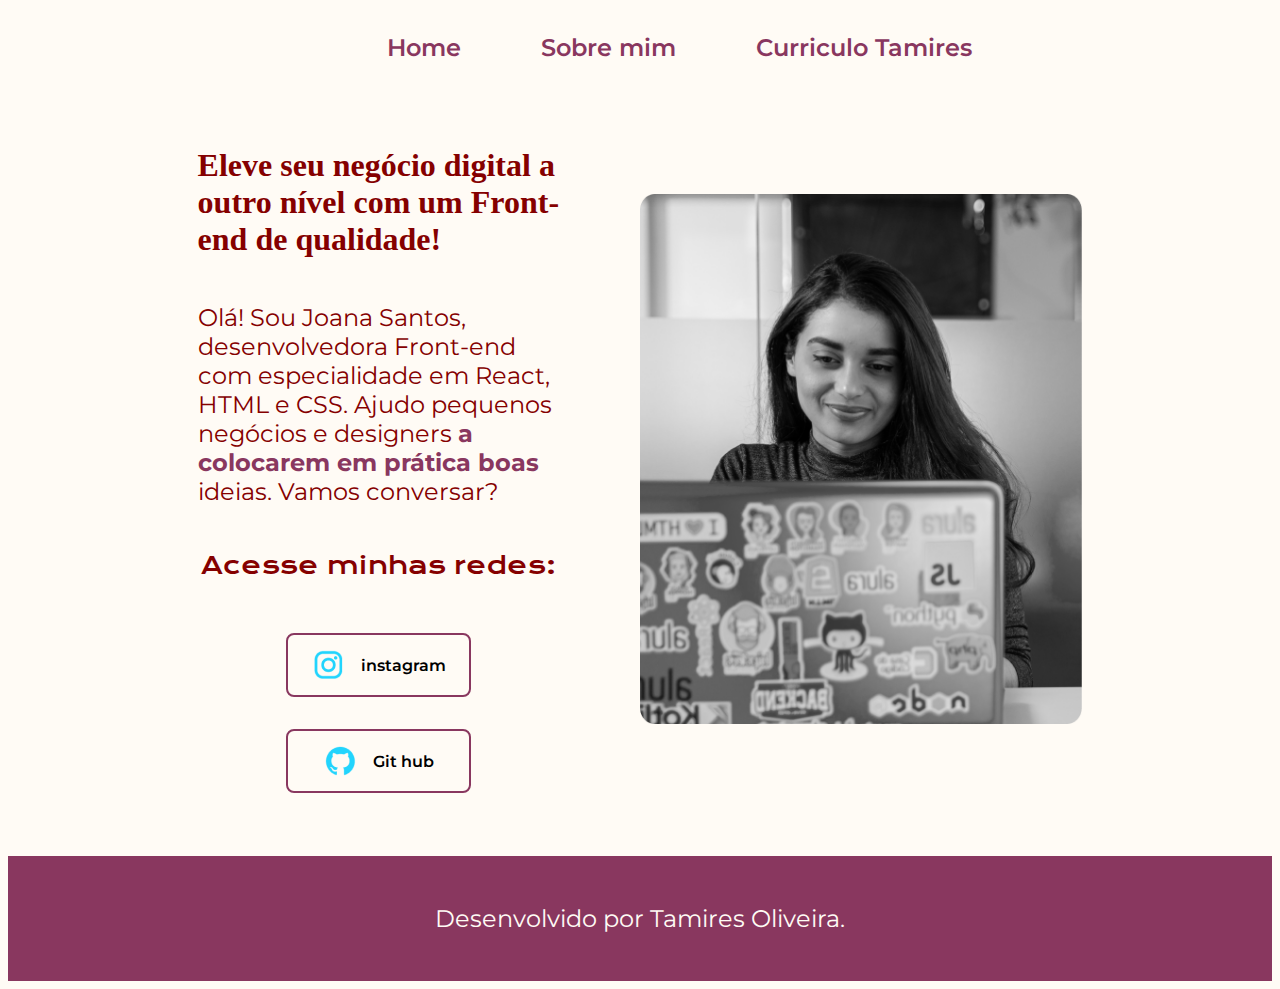
<file: index.html>
<!DOCTYPE html>
<html lang="pt-br">
<head>
    <meta charset="UTF-8">
    <meta http-equiv="X-UA-Compatible" content="IE=edge">
    <meta name="viewport" content="width=device-width, initial-scale=1.0">
    <title>Portifólio</title>
    <link rel="stylesheet" href="styles.css">
</head>
<body>
    <header class="cabecalho"> 
        <nav class="cabecalho__menu">
            <a class="cabecalho__menu__topico" href="index.html">
                Home
            </a>
            <a class="cabecalho__menu__topico" href="about.html"> 
                Sobre mim
            </a>
            <a class="cabecalho__menu__topico" href="curriculo.html">
                Curriculo Tamires
            </a>
        </nav>
    </header>
        <main class="apresentacao">
            <section class="apresentacao__conteudo">
                <h1 class="apresentacao__conteudo--titulo">
                    Eleve seu negócio digital a outro nível <strong class="titulo-destaque">com um Front-end de qualidade!</strong>
                </h1>
                <p class="apresentacao__conteudo__texto"> 
                    Olá! Sou Joana Santos, desenvolvedora Front-end com especialidade em React, HTML e CSS. 
                    Ajudo pequenos negócios e designers <strong>a colocarem em prática boas </strong>ideias. Vamos conversar?
                </p>
                <div class="apresentacao__links">
                    <h2 class="apresentacao__links__subtitulo">
                        Acesse minhas redes:
                    </h2>
                    <a class="apresentacao__links__link"; href="https://instagram.com/tamigoncalvess"> 
                        <img src="./asset/instagram.png">
                        instagram
                    </a>
                    <a class="apresentacao__links__link"; href="https://github.dev/tamiresoliveiragon"> 
                        <img src="./asset/github.png" alt="erro">
                        Git hub
                    </a>
                </div>
            </section>
            <img class= "apresentacao__image"; src="Rectangle 47.png" alt="joana santos">
        </main>
        <footer class="rodape">
            <p>Desenvolvido por Tamires Oliveira.</p>
        </footer>
</body>
</html>
</file>
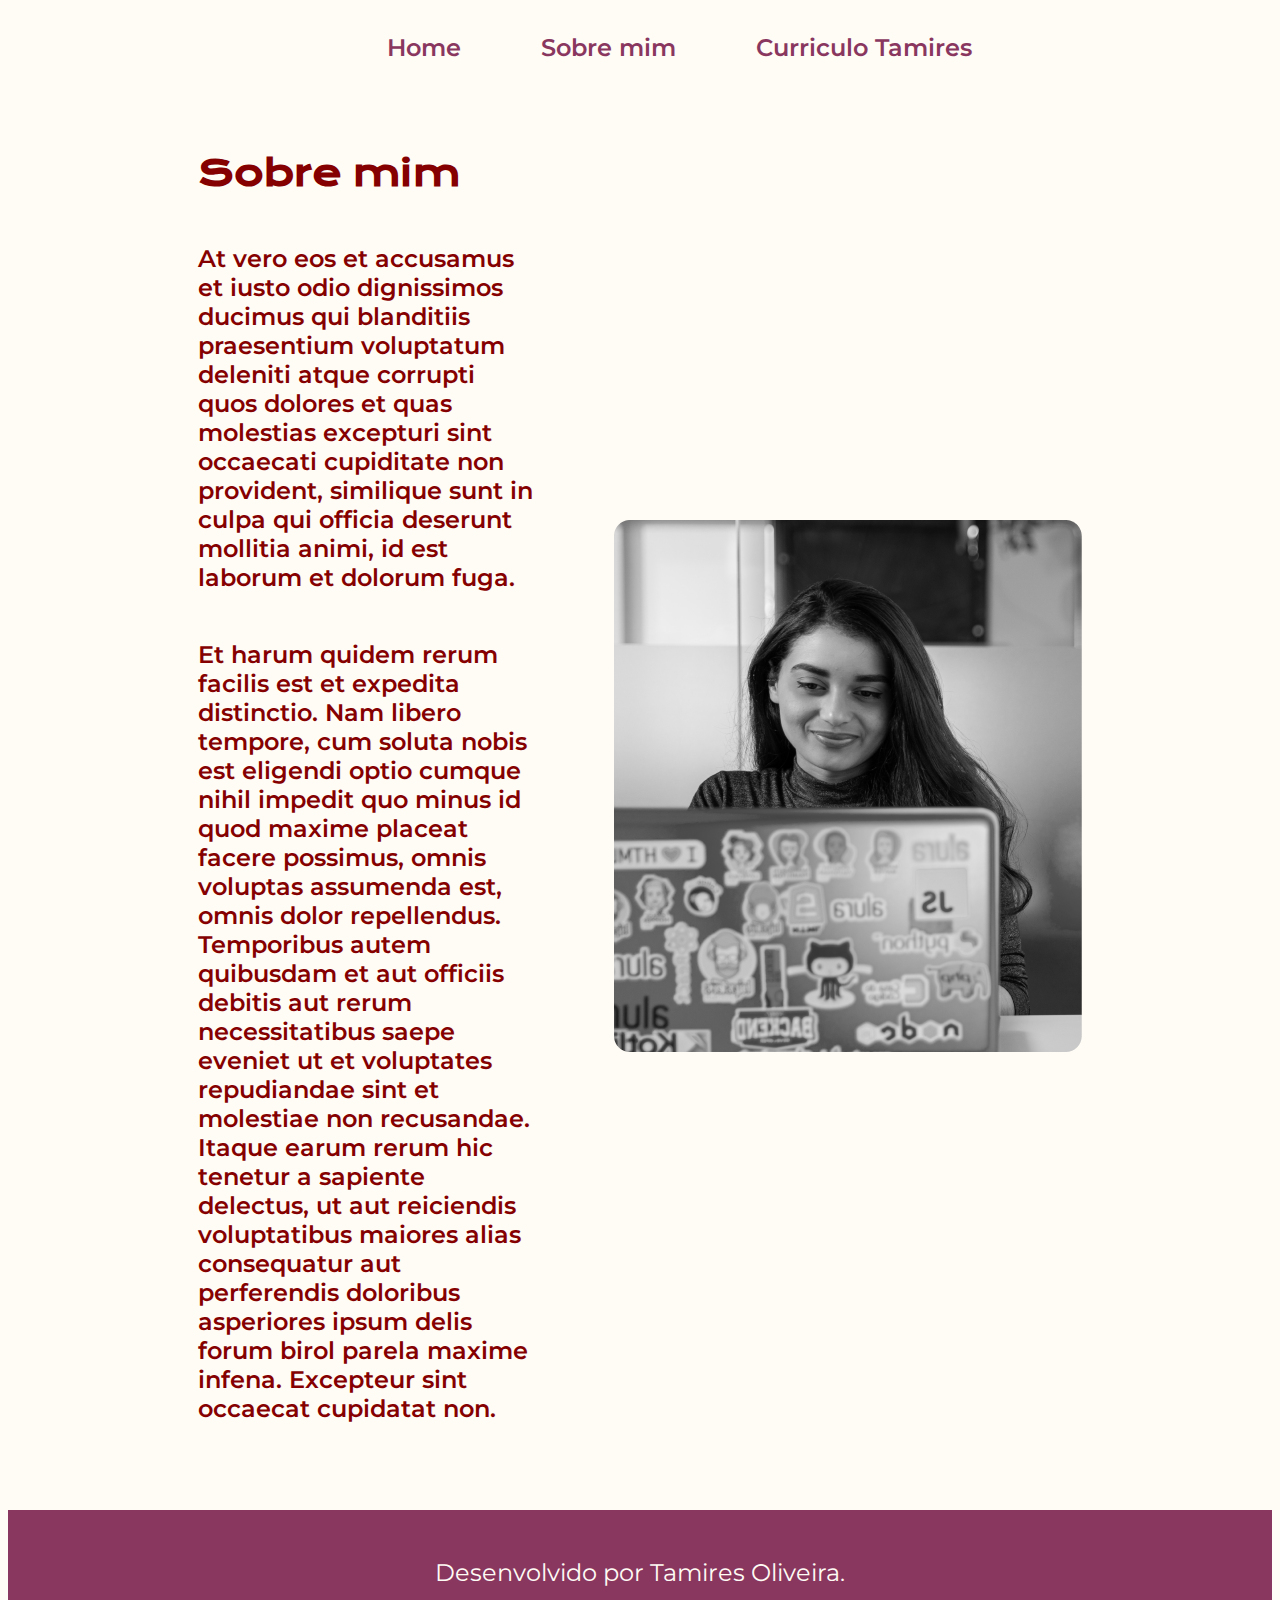
<file: about.html>
<!DOCTYPE html>
<html lang="pt-br">
<head>
    <meta charset="UTF-8">
    <meta http-equiv="X-UA-Compatible" content="IE=edge">
    <meta name="viewport" content="width=device-width, initial-scale=1.0">
    <title>Sobre mim</title>
    <link rel="stylesheet" href="styles.css">
</head>

<body>
    <header class="cabecalho"> 
        <nav class="cabecalho__menu">
            <a class="cabecalho__menu__topico" href="index.html">
                Home
            </a>
            <a class="cabecalho__menu__topico" href="about.html"> 
                Sobre mim
            </a>
            <a class="cabecalho__menu__topico" href="curriculo.html">
                Curriculo Tamires
        </nav>
    </header>
    <main class="apresentacao">
        <section class="apresentacao__conteudo">
            <h1 class="apresentacao__conteudo__titulo">
                Sobre mim
            </h1>
            <p class="apresentacao__conteudo__texto">At vero eos et accusamus et iusto odio dignissimos ducimus qui blanditiis praesentium voluptatum deleniti atque corrupti quos dolores et quas molestias excepturi sint occaecati cupiditate non provident, 
                similique sunt in culpa qui officia deserunt mollitia animi, id est laborum et dolorum fuga.</p>
            <p class="apresentacao__conteudo__texto">Et harum quidem rerum facilis est et expedita distinctio. Nam libero tempore, cum soluta nobis est eligendi optio cumque nihil impedit quo minus 
                id quod maxime placeat facere possimus, omnis voluptas assumenda est, omnis dolor repellendus. Temporibus autem quibusdam et aut officiis debitis aut rerum necessitatibus saepe eveniet ut et voluptates repudiandae sint et molestiae non recusandae.
                 Itaque earum rerum hic tenetur a sapiente delectus, ut aut reiciendis voluptatibus maiores alias consequatur aut perferendis doloribus asperiores ipsum delis forum birol parela maxime infena. Excepteur sint occaecat cupidatat non.
                </p>
        </section>
        <img clas= "apresentacao__image"; src="Rectangle 47.png" alt="error">
    </main>
    <footer class="rodape">
        <p>Desenvolvido por Tamires Oliveira.</p>
    </footer>
</body>
</html>
</file>
<file: styles.css>
@import url('https://fonts.googleapis.com/css2?family=Krona+One&family=Montserrat:wght@400;600&display=swap');

:root {
    --cor-primaria: #FFFBF5;
    --cor-secundaria: #850000;
    --cor-terciaria: #89375F;
    --cor-hover: #BACDDB;
    --cor-textohove:#7C96AB;

}

body {
    box-sizing: border-box;
    background-color: var(--cor-primaria);
    color: var(--cor-secundaria);
}

.cabecalho {
    padding: 2% 0% 0% 30%;
}

.cabecalho__menu{
    display: flex;
    gap: 80px;
}

.cabecalho__menu__topico {
    font-size: 1.5rem;
    font-family: 'Montserrat', sans-serif;
    font-weight: 600;
    color: var(--cor-terciaria);
    text-decoration: none;

}


.titulo-destaque {
    color: var(--cor-secundaria);
}

strong {
    color: var(--cor-terciaria);
}

.apresentacao {
    display: flex;
    align-items: center;
    justify-content: space-between;
    padding: 5% 15%;
    color: var(--cor-secundaria);
    
}

.apresentacao__conteudo {
    width: 50%;
    display: flex;
    flex-direction: column;
    gap: 0px;
    margin-right: 80px;
}

.apresentacao__conteudo__titulo {
    font-size: 2.25rem;
    font-family: 'Krona One', sans-serif;
}

.apresentacao__conteudo__texto {
    font-size: 1.5rem;
    font-family: 'Montserrat', sans-serif;

}

.apresentacao__links {
    display: flex;
    justify-content: space-between;
    flex-direction: column;
    align-items: center;
    gap: 32px;
}

.apresentacao__links__subtitulo{
    font-family: 'Krona One', sans-serif;
    font-weight: 400;
    font-size: 1.5rem;
}

.apresentacao__links__link {
    display: flex;
    justify-content: center;
    align-items: center;
    gap: 16px;
    border: 2px solid var(--cor-terciaria);
    width: 50%;
    text-align: center;
    padding: 14px 0;
    font-family: 'Montserrat', sans-serif;
    color: black;
    border-radius: 8px;
    text-decoration: none;
    font-weight: 600;

}

.apresentacao__links__link:hover {
    color: var(--cor-textohove);
    background-color: var(--cor-hover);
    padding: 3%;
}

.apresentacao__conteudo__texto:hover{
    color: var(--cor-textohove);
}

.rodape {
    color: var(--cor-primaria);
    background-color: var(--cor-terciaria);
    padding: 24px;
    text-align: center;
    font-family: 'Montserrat', sans-serif;
    font-weight: 400;
    font-size: 1.5rem;
}

.apresentacao__image {
    width: 50%;
    height: 530px;
}

@media (max-width:1200px) {
    .cabecalho {
        padding: 6%;
    }

    .cabecalho__menu{
        justify-content: center;
    }

    .apresentacao {
        flex-direction: column-reverse;
    }

    .apresentacao__conteudo {
        width: auto;
    }

}
</file>
